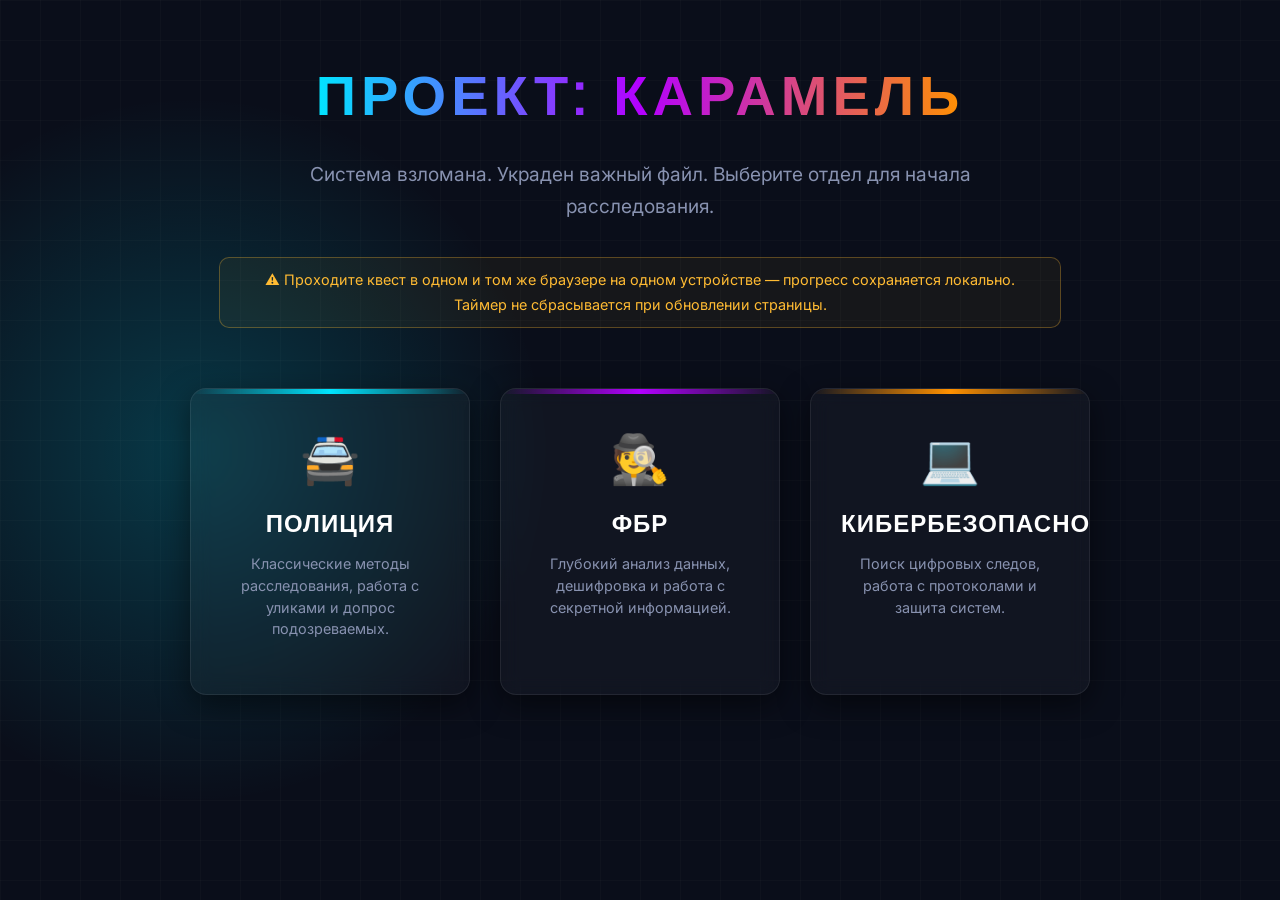
<file: index.html>
<!DOCTYPE html>
<html lang="ru">
<head>
    <meta charset="UTF-8">
    <meta name="viewport" content="width=device-width, initial-scale=1.0">
    <title>КИБЕР-КВЕСТ | ВЫБОР ОТДЕЛА</title>
    <link href="https://fonts.googleapis.com/css2?family=Orbitron:wght@500;700&family=Inter:wght@300;400;600&family=Share+Tech+Mono&display=swap" rel="stylesheet">
    <link rel="stylesheet" href="style.css">
</head>
<body>
    <h1 class="main-title">Проект: Карамель</h1>
    <p class="subtitle">Система взломана. Украден важный файл. Выберите отдел для начала расследования.</p>
    <p class="warning-note">⚠️ Проходите квест в одном и том же браузере на одном устройстве — прогресс сохраняется локально. Таймер не сбрасывается при обновлении страницы.</p>

    <div class="cards-container">
        <a href="police.html" class="card police">
            <span class="icon">🚔</span>
            <h2>ПОЛИЦИЯ</h2>
            <p>Классические методы расследования, работа с уликами и допрос подозреваемых.</p>
        </a>
        <a href="fbi.html" class="card fbi">
            <span class="icon">🕵️</span>
            <h2>ФБР</h2>
            <p>Глубокий анализ данных, дешифровка и работа с секретной информацией.</p>
        </a>
        <a href="cyber.html" class="card cyber">
            <span class="icon">💻</span>
            <h2>КИБЕРБЕЗОПАСНОСТЬ</h2>
            <p>Поиск цифровых следов, работа с протоколами и защита систем.</p>
        </a>
    </div>
</body>
</html>
</file>
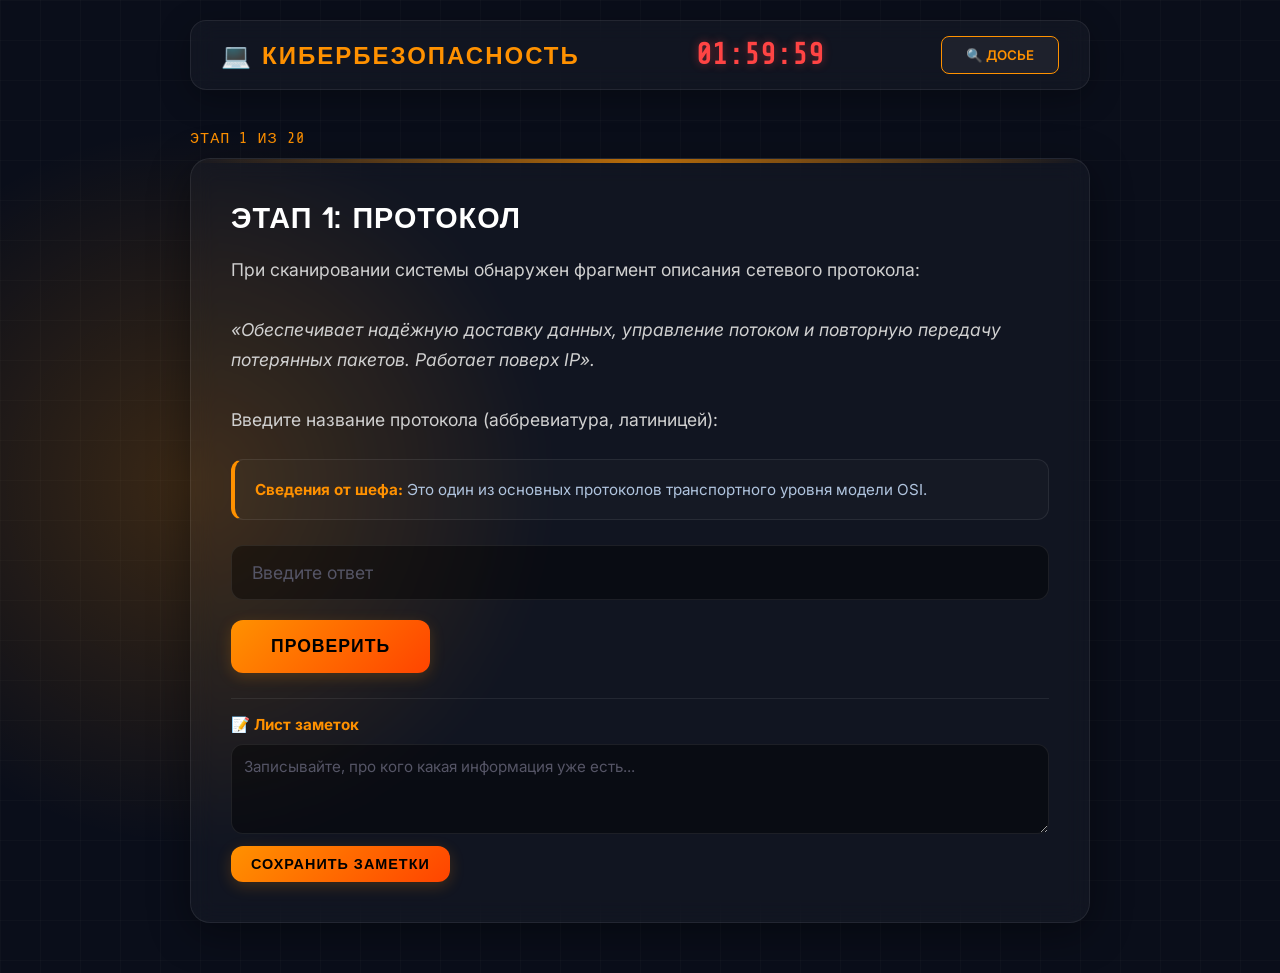
<file: cyber.html>
<!DOCTYPE html>
<html lang="ru">
<head>
    <meta charset="UTF-8">
    <meta name="viewport" content="width=device-width, initial-scale=1.0">
    <title>КИБЕРБЕЗОПАСНОСТЬ | КИБЕР-КВЕСТ</title>
    <link href="https://fonts.googleapis.com/css2?family=Orbitron:wght@500;700&family=Inter:wght@300;400;600&family=Share+Tech+Mono&display=swap" rel="stylesheet">
    <link rel="stylesheet" href="style.css">
</head>
<body class="theme-cyber">
    <div class="top-bar">
        <div class="logo">💻 <span>КИБЕРБЕЗОПАСНОСТЬ</span></div>
        <div class="timer" id="timer">02:00:00</div>
        <button class="dossier-btn" onclick="toggleDossier()">🔍 ДОСЬЕ</button>
    </div>

    <div class="modal" id="dossierModal">
        <div class="modal-content">
            <button class="close-btn" onclick="toggleDossier()">×</button>
            <h2 style="margin-top:0; font-size:1.6rem;">БАЗА ДАННЫХ ПОДОЗРЕВАЕМЫХ</h2>
            <ul class="dossier-list" id="dossierList"></ul>
        </div>
    </div>

    <div class="quest-container" id="questContainer"></div>

    <script>
        const dossierData = [
            // ВАЖНЫЕ
            { name: "Дана Сергеевна (Шеф)", img: "fingerprints/i%20(11).webp", text: "Руководитель отдела. Знает всё обо всех. Нет подтверждённого алиби — была на совещании, но никто не видел." },
            { name: "Шаврюкова Яна Александровна", img: "fingerprints/i%20(10).webp", text: "Увлекается историей и архивами. Восстановила историю школьного проекта. Алиби: искала в архиве, но архив был закрыт." },
            { name: "Глебова Виктория Сергеевна", img: "fingerprints/i%20(9).webp", text: "Специалист по восстановлению удалённых файлов. В день инцидента была у медсестры, что не соответствует алиби. Навыки позволяют скрыть следы доступа." },

            // ОСТАЛЬНЫЕ
            { name: "Багров Дмитрий Иванович", img: "fingerprints/istockphoto-1721066484-612x612.jpg", text: "Начинал как сисадмин школьного кабинета. Разрабатывал скрипты для автоматизации домашки. Завербован за нестандартное мышление. Алиби: был в столовой, но время не подтверждено." },
            { name: "Батенева Милана Сергеевна", img: "fingerprints/c07d45606c04ef8a28a1d91d86721e23.png", text: "Победитель олимпиад по математике. Решает сложные логические задачи. Решала задачи в кабинете одна. Алиби: кабинет, одна." },
            { name: "Бутырин Степан Ильич", img: "fingerprints/2604556.png", text: "Увлекается криптографией и старинными шифрами. Помог раскрыть серию взломов. Алиби: гулял в рекреации, но камеры зафиксировали в другом крыле." },
            { name: "Дробинина Анна Дмитриевна", img: "fingerprints/fingerprint-black-white_1136343-26958.avif", text: "Автор программы для выявления лжи. Алиби о столовой опровергается камерами. Часто отлучается на переменах." },
            { name: "Зайков Тимофей Денисович", img: "fingerprints/8d6066706809cf78221b45a0f0288692.png", text: "Мастер спорта по киберспорту. Ранее взломал школьную сеть ради шутки. Утверждает, что играл в телефоне, но активность в сети требует проверки." },
            { name: "Кордюкова Анастасия Евгеньевна", img: "fingerprints/istockphoto-165083431-612x612.jpg", text: "Специалист по социальной инженерии. Выведывает пароли через доверительные беседы. Алиби: болтала с другом, но личность друга не установлена." },
            { name: "Пильникова Александра Владимировна", img: "fingerprints/istockphoto-2227045613-612x612.jpg", text: "Разбирается в аппаратном обеспечении. Починила сервер учителя. Алиби: чинила принтер, но журнал событий не содержит записей о неисправностях." },
            
            // ДУБЛИ
            { name: "Соколова Мария Васильевна", img: "fingerprints/istockphoto-1721066484-612x612.jpg", text: "Увлекается рисованием и визуальными ребусами. Помогла раскрыть подделку документов. Алиби: рисовала на доске, но следов работы нет." },
            { name: "Татаринова Вера Вячеславовна", img: "fingerprints/c07d45606c04ef8a28a1d91d86721e23.png", text: "Эксперт по нейросетям. Создала ИИ-помощника для библиотеки. Алиби: генерировала картинки, но история запросов очищена." },
            
            { name: "Ценев Илья Алексеевич", img: "fingerprints/i%20(8).webp", text: "Бывший геймер, знает все читы. Предотвратил кибератаку на школу. Алиби: проверял антивирус, но логи показывают, что он не запускался." }
        ];

        const list = document.getElementById('dossierList');
        dossierData.forEach(item => {
            const li = document.createElement('li');
            li.className = 'dossier-item';
            li.innerHTML = `
                <div style="display:flex; align-items:center; margin-bottom:10px;">
                    <img src="${item.img}" alt="Отпечаток" style="width:60px; height:60px; object-fit:contain; background:#fff; border-radius:8px; margin-right:15px; padding:5px; border:1px solid var(--border-color);">
                    <span class="dossier-name" style="margin-bottom:0;">${item.name}</span>
                </div>
                <span class="dossier-text">${item.text}</span>
            `;
            list.appendChild(li);
        });

        function toggleDossier() { document.getElementById('dossierModal').classList.toggle('active'); }

        let timeLeft = 7200;
        if (localStorage.getItem('cyber_timer_v2')) timeLeft = parseInt(localStorage.getItem('cyber_timer_v2'));
        function updateTimer() {
            if (timeLeft <= 0) { document.getElementById('timer').innerText = '00:00:00'; return; }
            let h = Math.floor(timeLeft / 3600), m = Math.floor((timeLeft % 3600) / 60), s = timeLeft % 60;
            document.getElementById('timer').innerText = `${String(h).padStart(2,'0')}:${String(m).padStart(2,'0')}:${String(s).padStart(2,'0')}`;
            timeLeft--; localStorage.setItem('cyber_timer_v2', timeLeft);
        }
        setInterval(updateTimer, 1000); updateTimer();

        const stages = [
            { title:"ЭТАП 1: ПРОТОКОЛ",
              desc:"При сканировании системы обнаружен фрагмент описания сетевого протокола:<br><br><em>«Обеспечивает надёжную доставку данных, управление потоком и повторную передачу потерянных пакетов. Работает поверх IP».</em><br><br>Введите название протокола (аббревиатура, латиницей):",
              info:"Это один из основных протоколов транспортного уровня модели OSI.", answer:"tcp", hint:"TCP (Transmission Control Protocol).", type:"text" },
            { title:"ЭТАП 2: ПЕРЕКРЁСТНЫЙ КОД",
              desc:"Свяжитесь с отделом ФБР. Они получили код для доступа к части файла. Введите его:",
              info:"Код состоит из названия отдела и числа.", answer:"cyber-55", hint:"CYBER-55", type:"text" },
            { title:"ЭТАП 3: БИОМЕТРИЧЕСКАЯ ЗАЩИТА",
              desc:"Система требует текстового подтверждения от начальника отдела. Подготовьте официальное описание ситуации доступа по пунктам (кто, когда, зачем, с какого устройства), сохраните его в текстовый файл (.txt) и прикрепите:",
              info:"Подумайте, как получить официальное описание, не составляя его вручную. Принимается любой текстовый файл.", answer:"file", hint:"Сгенерируйте официальный текст описания через инструмент генерации текста и сохраните в .txt.", type:"file", accept:".txt,text/plain" },
            { title:"ЭТАП 4: ПОИСК УЛИКИ",
              desc:"Система выдала координаты: «Ищите там, где растут цветы». Найдите в кабинете записку и введите код с неё:",
              info:"Посмотрите на окна.", answer:"невашотдел", hint:"Проверьте цветочные горшки на подоконнике.", type:"text" },
            { title:"ЭТАП 5: ДВОИЧНЫЙ КОД",
              desc:"Переведите двоичный код в текст:<br><div class='terminal'>01110100 01101111 01110100 01101110 01100001 01101011 01101111 01100111 01101111 01101110 01100101 01110000 01101111 01100100 01110101 01101101 01100001 01100101 01110011 01101000</div>",
              info:"Онлайн-конвертер binary to text.", answer:"тотнакогонеподумаешь", hint:"Тот, на кого не подумаешь.", type:"text" },
            { title:"ЭТАП 6: РАСШИФРОВКА ХЕША",
              desc:"Хеш пароля: <span class='terminal' style='display:inline-block;padding:6px 10px;'>e10adc3949ba59abbe56e057f20f883e</span><br>Найдите в интернете, что это за пароль:",
              info:"Это самый популярный числовой пароль.", answer:"123456", hint:"123456", type:"text" },
            { title:"ЭТАП 7: ПОДСЧЁТ",
              desc:"Сколько человек сегодня в кабинете из всех, у кого есть описание? Введите любое число:",
              info:"Здесь нет правильного ответа — система пропустит вас при вводе любого числа.", answer:"__number__", hint:"Введите любое число.", type:"text" },
            { title:"ЭТАП 8: ЭКСПЕРТИЗА",
              desc:"Найдите в интернете, что такое «криптография», и введите ключевое слово (единственное число):<br><br><em>Важно: обратите внимание на основной экран кабинета.</em>",
              info:"Это наука о шифровании информации.", answer:"шифр", hint:"Шифр", type:"text" },
            { title:"ЭТАП 9: QR-КОД",
              desc:"На застеклённой рекреации висит QR-код. Отсканируйте его и введите секретное слово:",
              info:"Используйте телефон или онлайн-сканер.", answer:"доступтолькоуглавного", hint:"Доступ только у главного", type:"text" },
            { title:"ЭТАП 10: ЛОГИКА",
              desc:"Если P = Q, Q > R, а R > S, то кто самый маленький?",
              info:"Простая логика.", answer:"s", hint:"S", type:"text" },
            { title:"ЭТАП 11: МАТЕМАТИКА",
              desc:"Сколько будет 25% от 80?",
              info:"25% — это 25/100.", answer:"20", hint:"Двадцать", type:"text" },
            { title:"ЭТАП 12: ШИФР АТБАШ",
              desc:"Расшифруйте слово (шифр Атбаш): <strong style='font-size:1.4rem;color:var(--accent);'>СЪЯЬЪСМ</strong>",
              info:"Атбаш — зеркальный алфавит (А=Я, Б=Ю).", answer:"неагент", hint:"Не агент", type:"text" },
            { title:"ЭТАП 13: ГЕОГРАФИЯ",
              desc:"В каком году был основан город Казань?",
              info:"Это один из древнейших городов России, дата условная — 1005 год.", answer:"1005", hint:"1005", type:"text" },
            { title:"ЭТАП 14: ИСТОРИЯ",
              desc:"В каком году был изобретён первый компьютерный вирус (термин «вирус»)?",
              info:"Это связано с работой Фреда Коэна.", answer:"1983", hint:"1983", type:"text" },
            { title:"ЭТАП 15: ВНИМАНИЕ",
              desc:"Сколько раз буква «И» встречается в слове «ИНФОРМАТИКА»?",
              info:"Просто посчитайте.", answer:"2", hint:"Два", type:"text" },
            { title:"ЭТАП 16: ЛОГИКА",
              desc:"У бабушки 6 внуков. У каждого есть сестра. Сколько всего внуков?",
              info:"Сестра одна на всех.", answer:"7", hint:"Семь", type:"text" },
            { title:"ЭТАП 17: ПОИСК УЛИК",
              desc:"Ищите на двухметровом столе папку с надписью «СЕКРЕТНО». Введите код с папки:",
              info:"Код написан маркером.", answer:"данныесуперзасекречены", hint:"Данные супер засекречены", type:"text" },
            { title:"ЭТАП 18: АНАЛИЗ",
              desc:"Сравните отпечаток на флешке (она на крышке) с базой данных. Чей это отпечаток? Введите имя:",
              info:"У кого нет алиби?", answer:"вика", hint:"Вика", type:"text" },
            { title:"ЭТАП 19: СБОРКА ПАЗЛА",
              desc:"<div class='big-puzzle'>ОДНА ЧАСТЬ ПАЗЛА ПОЛУЧЕНА.<br>ВЗЛОМ ОПРАВДАН.<br>ЭТО ПОНАДОБИТСЯ ПОЗЖЕ.</div><br>Ваш фрагмент двоичного кода:<div class='terminal' style='color:#fff;font-size:1.05rem;'>00101110 00100000 01010110 01100001 01110010 01101001 01110100 01110011 00100000 01100100 01101111 00100000 01111010 01101111 01101100 01101111 01110100 01101001 01110011 01110100 01101111 01100111 01101111 00100000 01100011 01110110 01100101 01110100 01100001 00101110 00100000 01010010 01100001 01111010 01101100 01101001 01110100 01110011 01111001 00100000 01110000 01101111 00100000 01100110 01101111 01110010 01101101 01101111 01100011 01101000 01101011 01100001 01101101 00101110</div>",
              info:"Сохраните этот код. Он понадобится в финале. Введите «!!!», чтобы продолжить.", answer:"!!!", hint:"Введите три восклицательных знака: !!!", type:"text" },
            { title:"ЭТАП 20: ФИНАЛ",
              desc:"Вы собрали все улики. Кто преступник?",
              info:"Проверьте алиби ещё раз.", answer:"дана сергеевна", hint:"Дана Сергеевна", type:"text" }
        ];

        let state = { currentStage: 0, attempts: 0, notes: "" };
        if (localStorage.getItem('cyber_state_v2')) state = JSON.parse(localStorage.getItem('cyber_state_v2'));
        function saveState() { localStorage.setItem('cyber_state_v2', JSON.stringify(state)); }

        const container = document.getElementById('questContainer');

        function renderStage() {
            if (state.currentStage >= stages.length) {
                container.innerHTML = `<div class="final-block"><h2>🎉 ДЕЛО ЗАКРЫТО!</h2><p style="font-size:1.2rem;color:#fff;">Преступник — <strong>Дана Сергеевна</strong>. Мотив: приготовить карамель для детей. Заберите рецепт и Chupa Chups!</p></div>`;
                return;
            }
            const s = stages[state.currentStage];
            let inputHtml = '';
            if (s.type === 'file') {
                inputHtml = `<input type="file" id="fileInput" accept="${s.accept||''}"><button class="btn" onclick="checkAnswer()">ОТПРАВИТЬ</button>`;
            } else {
                inputHtml = `<input type="text" id="textInput" placeholder="Введите ответ"><button class="btn" onclick="checkAnswer()">ПРОВЕРИТЬ</button>`;
            }
            container.innerHTML = `
                <div class="progress-bar">ЭТАП ${state.currentStage + 1} ИЗ ${stages.length}</div>
                <div class="stage">
                    <h2>${s.title}</h2>
                    <p>${s.desc}</p>
                    <div class="info-block"><strong>Сведения от шефа:</strong> ${s.info}</div>
                    ${inputHtml}
                    <p class="msg" id="errorMsg"></p>
                    <p class="hint" id="hintMsg"></p>
                    <div id="passBlock" class="hidden" style="margin-top:20px;border-top:1px solid var(--border-color);padding-top:20px;">
                        <p style="color:#ffbb33;font-size:0.9rem;">Требуется пароль от шефа (родительский контроль):</p>
                        <input type="password" id="passInput" placeholder="Пароль шефа">
                        <button class="btn btn-warning" onclick="checkPass()">ВВЕСТИ ПАРОЛЬ</button>
                        <p class="msg" id="passMsg"></p>
                        <div id="answerBlock" class="hidden" style="margin-top:15px;">
                            <p style="color:#00ff00;font-weight:bold;">Правильный ответ: ${s.answer === '__number__' ? 'любое число' : s.answer}</p>
                            <button class="btn" onclick="nextStage()">ПРОДОЛЖИТЬ</button>
                        </div>
                    </div>
                    <div style="margin-top:25px;border-top:1px solid var(--border-color);padding-top:15px;">
                        <strong style="color:var(--accent);font-size:0.95rem;">📝 Лист заметок</strong>
                        <textarea class="notes-area" id="notesArea" placeholder="Записывайте, про кого какая информация уже есть...">${state.notes||''}</textarea>
                        <button class="btn" style="padding:10px 20px;font-size:0.9rem;margin-top:8px;" onclick="saveNotes()">СОХРАНИТЬ ЗАМЕТКИ</button>
                    </div>
                </div>`;
            if (state.attempts >= 10) {
                document.getElementById('passBlock').classList.remove('hidden');
                document.getElementById('errorMsg').innerText = "Лимит попыток исчерпан.";
            } else if (state.attempts >= 6) {
                document.getElementById('hintMsg').innerText = "Подсказка: " + s.hint;
            }
        }

        function saveNotes() {
            const el = document.getElementById('notesArea');
            if (el) { state.notes = el.value; saveState(); }
        }

        function checkAnswer() {
            const s = stages[state.currentStage];
            let val = '';
            if (s.type === 'file') {
                const f = document.getElementById('fileInput');
                if (f.files.length > 0) val = 'file';
            } else {
                const el = document.getElementById('textInput');
                val = (el.value || '').trim().toLowerCase().replace(/\s+/g,' ');
            }
            let ok = false;
            if (s.answer === '__number__') {
                ok = val.length > 0 && !isNaN(val);
            } else if (s.type === 'file') {
                ok = (s.answer === 'file' && val === 'file');
            } else {
                ok = (val === s.answer.toLowerCase());
            }
            if (ok) {
                saveNotes();
                nextStage();
            } else {
                state.attempts++; saveState();
                const errorMsg = document.getElementById('errorMsg');
                const hintMsg = document.getElementById('hintMsg');
                const passBlock = document.getElementById('passBlock');
                if (state.attempts >= 10) {
                    errorMsg.innerText = "Лимит попыток исчерпан.";
                    passBlock.classList.remove('hidden');
                } else if (state.attempts >= 6) {
                    errorMsg.innerText = "Неверно.";
                    hintMsg.innerText = "Подсказка: " + s.hint;
                } else {
                    errorMsg.innerText = "Неверно! Попробуйте ещё раз.";
                }
            }
        }

        function checkPass() {
            const pass = document.getElementById('passInput').value.trim();
            if (pass === '1357') {
                document.getElementById('passMsg').innerText = "";
                document.getElementById('answerBlock').classList.remove('hidden');
                document.getElementById('passBlock').classList.add('hidden');
            } else {
                document.getElementById('passMsg').innerText = "Доступ запрещён. Неверный пароль.";
            }
        }

        function nextStage() {
            state.currentStage++;
            state.attempts = 0;
            saveState();
            renderStage();
        }

        renderStage();
    </script>
</body>
</html>
</file>
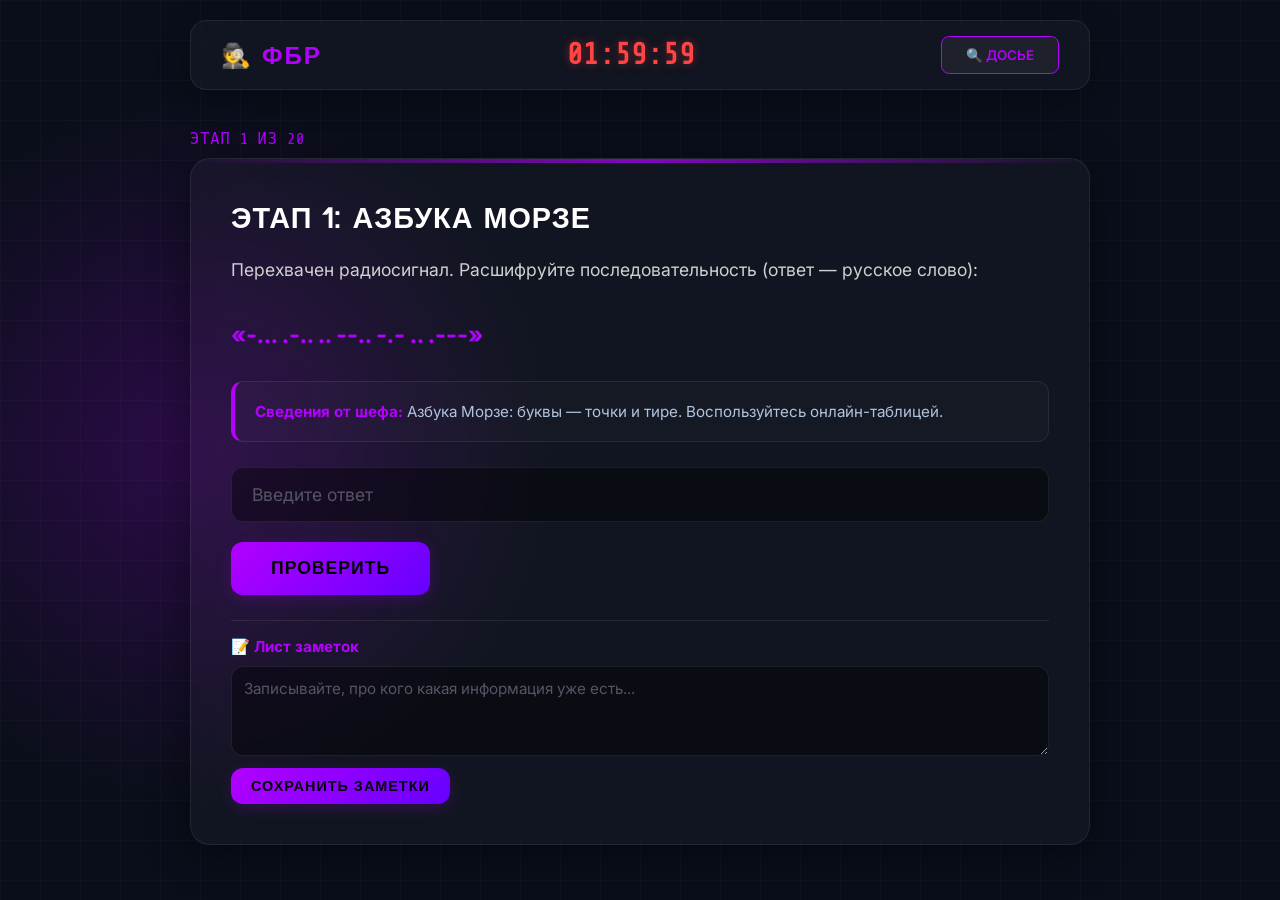
<file: fbi.html>
<!DOCTYPE html>
<html lang="ru">
<head>
    <meta charset="UTF-8">
    <meta name="viewport" content="width=device-width, initial-scale=1.0">
    <title>ФБР | КИБЕР-КВЕСТ</title>
    <link href="https://fonts.googleapis.com/css2?family=Orbitron:wght@500;700&family=Inter:wght@300;400;600&family=Share+Tech+Mono&display=swap" rel="stylesheet">
    <link rel="stylesheet" href="style.css">
</head>
<body class="theme-fbi">
    <div class="top-bar">
        <div class="logo">🕵️ <span>ФБР</span></div>
        <div class="timer" id="timer">02:00:00</div>
        <button class="dossier-btn" onclick="toggleDossier()">🔍 ДОСЬЕ</button>
    </div>

    <div class="modal" id="dossierModal">
        <div class="modal-content">
            <button class="close-btn" onclick="toggleDossier()">×</button>
            <h2 style="margin-top:0; font-size:1.6rem;">БАЗА ДАННЫХ ПОДОЗРЕВАЕМЫХ</h2>
            <ul class="dossier-list" id="dossierList"></ul>
        </div>
    </div>

    <div class="quest-container" id="questContainer"></div>

    <script>
        const dossierData = [
            // ВАЖНЫЕ
            { name: "Дана Сергеевна (Шеф)", img: "fingerprints/i%20(11).webp", text: "Руководитель отдела. Знает всё обо всех. Нет подтверждённого алиби — была на совещании, но никто не видел." },
            { name: "Шаврюкова Яна Александровна", img: "fingerprints/i%20(10).webp", text: "Увлекается историей и архивами. Восстановила историю школьного проекта. Алиби: искала в архиве, но архив был закрыт." },
            { name: "Глебова Виктория Сергеевна", img: "fingerprints/i%20(9).webp", text: "Специалист по восстановлению удалённых файлов. В день инцидента была у медсестры, что не соответствует алиби. Навыки позволяют скрыть следы доступа." },

            // ОСТАЛЬНЫЕ
            { name: "Багров Дмитрий Иванович", img: "fingerprints/istockphoto-1721066484-612x612.jpg", text: "Начинал как сисадмин школьного кабинета. Разрабатывал скрипты для автоматизации домашки. Завербован за нестандартное мышление. Алиби: был в столовой, но время не подтверждено." },
            { name: "Батенева Милана Сергеевна", img: "fingerprints/c07d45606c04ef8a28a1d91d86721e23.png", text: "Победитель олимпиад по математике. Решает сложные логические задачи. Решала задачи в кабинете одна. Алиби: кабинет, одна." },
            { name: "Бутырин Степан Ильич", img: "fingerprints/2604556.png", text: "Увлекается криптографией и старинными шифрами. Помог раскрыть серию взломов. Алиби: гулял в рекреации, но камеры зафиксировали в другом крыле." },
            { name: "Дробинина Анна Дмитриевна", img: "fingerprints/fingerprint-black-white_1136343-26958.avif", text: "Автор программы для выявления лжи. Алиби о столовой опровергается камерами. Часто отлучается на переменах." },
            { name: "Зайков Тимофей Денисович", img: "fingerprints/8d6066706809cf78221b45a0f0288692.png", text: "Мастер спорта по киберспорту. Ранее взломал школьную сеть ради шутки. Утверждает, что играл в телефоне, но активность в сети требует проверки." },
            { name: "Кордюкова Анастасия Евгеньевна", img: "fingerprints/istockphoto-165083431-612x612.jpg", text: "Специалист по социальной инженерии. Выведывает пароли через доверительные беседы. Алиби: болтала с другом, но личность друга не установлена." },
            { name: "Пильникова Александра Владимировна", img: "fingerprints/istockphoto-2227045613-612x612.jpg", text: "Разбирается в аппаратном обеспечении. Починила сервер учителя. Алиби: чинила принтер, но журнал событий не содержит записей о неисправностях." },
            
            // ДУБЛИ
            { name: "Соколова Мария Васильевна", img: "fingerprints/istockphoto-1721066484-612x612.jpg", text: "Увлекается рисованием и визуальными ребусами. Помогла раскрыть подделку документов. Алиби: рисовала на доске, но следов работы нет." },
            { name: "Татаринова Вера Вячеславовна", img: "fingerprints/c07d45606c04ef8a28a1d91d86721e23.png", text: "Эксперт по нейросетям. Создала ИИ-помощника для библиотеки. Алиби: генерировала картинки, но история запросов очищена." },
            
            { name: "Ценев Илья Алексеевич", img: "fingerprints/i%20(8).webp", text: "Бывший геймер, знает все читы. Предотвратил кибератаку на школу. Алиби: проверял антивирус, но логи показывают, что он не запускался." }
        ];

        const list = document.getElementById('dossierList');
        dossierData.forEach(item => {
            const li = document.createElement('li');
            li.className = 'dossier-item';
            li.innerHTML = `
                <div style="display:flex; align-items:center; margin-bottom:10px;">
                    <img src="${item.img}" alt="Отпечаток" style="width:60px; height:60px; object-fit:contain; background:#fff; border-radius:8px; margin-right:15px; padding:5px; border:1px solid var(--border-color);">
                    <span class="dossier-name" style="margin-bottom:0;">${item.name}</span>
                </div>
                <span class="dossier-text">${item.text}</span>
            `;
            list.appendChild(li);
        });

        function toggleDossier() { document.getElementById('dossierModal').classList.toggle('active'); }

        let timeLeft = 7200;
        if (localStorage.getItem('fbi_timer_v2')) timeLeft = parseInt(localStorage.getItem('fbi_timer_v2'));
        function updateTimer() {
            if (timeLeft <= 0) { document.getElementById('timer').innerText = '00:00:00'; return; }
            let h = Math.floor(timeLeft / 3600), m = Math.floor((timeLeft % 3600) / 60), s = timeLeft % 60;
            document.getElementById('timer').innerText = `${String(h).padStart(2,'0')}:${String(m).padStart(2,'0')}:${String(s).padStart(2,'0')}`;
            timeLeft--; localStorage.setItem('fbi_timer_v2', timeLeft);
        }
        setInterval(updateTimer, 1000); updateTimer();

        const stages = [
            { title:"ЭТАП 1: АЗБУКА МОРЗЕ",
              desc:"Перехвачен радиосигнал. Расшифруйте последовательность (ответ — русское слово):<br><br><strong style='font-size:1.5rem;color:var(--accent);'>«-... .-.. .. --.. -.- .. .---»</strong>",
              info:"Азбука Морзе: буквы — точки и тире. Воспользуйтесь онлайн-таблицей.", answer:"близкий", hint:"Найдите таблицу Морзе и расшифруйте по буквам.", type:"text" },
            { title:"ЭТАП 2: ПЕРЕКРЁСТНЫЙ КОД",
              desc:"Свяжитесь с отделом Полиции. Они получили код для доступа к части файла. Введите его:",
              info:"Код состоит из названия отдела и года.", answer:"fbi-2026", hint:"FBI-2026", type:"text" },
            { title:"ЭТАП 3: БИОМЕТРИЧЕСКАЯ ЗАЩИТА",
              desc:"Система требует голосового подтверждения от начальника отдела. Подтвердите личность — прикрепите аудиофайл с голосовым подтверждением.",
              info:"Подумайте, как получить голос начальника, не имея его записи. Подойдёт любой файл-подтверждение.", answer:"file", hint:"Используйте инструмент синтеза речи.", type:"file", accept:"audio/*" },
            { title:"ЭТАП 4: ПОИСК УЛИКИ",
              desc:"Система выдала координаты: «Ищите там, где растут цветы». Найдите в кабинете записку и введите код с неё:",
              info:"Посмотрите на окна.", answer:"невашотдел", hint:"Проверьте цветочные горшки на подоконнике.", type:"text" },
            { title:"ЭТАП 5: ДВОИЧНЫЙ КОД",
              desc:"Переведите двоичный код в текст:<br><div class='terminal'>01110000 01110010 01100101 01110011 01110100 01110101 01110000 01101110 01101001 01101011 01110011 01101111 01110110 01110011 01100101 01101101 01100010 01101100 01101001 01111010 01101011 01101111</div>",
              info:"Онлайн-конвертер binary to text.", answer:"преступниксовсемблизко", hint:"Преступник совсем близко.", type:"text" },
            { title:"ЭТАП 6: РАСШИФРОВКА ХЕША",
              desc:"Хеш пароля: <span class='terminal' style='display:inline-block;padding:6px 10px;'>21232f297a57a5a743894a0e4a801fc3</span><br>Найдите в интернете, что это за пароль:",
              info:"Один из самых популярных паролей-логинов.", answer:"admin", hint:"Admin", type:"text" },
            { title:"ЭТАП 7: АНАЛИЗ ДОСЬЕ",
              desc:"Изучите досье. У скольких человек ЕСТЬ подтверждённое алиби? Введите число:",
              info:"Совещание — не алиби, если никто не видел. Считайте внимательно.", answer:"0", hint:"Ни у кого нет подтверждённого алиби.", type:"text" },
            { title:"ЭТАП 8: ЭКСПЕРТИЗА",
              desc:"Найдите в интернете, что такое «баллистическая экспертиза», и введите ключевое слово (единственное число):<br><br><em>Важно: обратите внимание на основной экран кабинета.</em>",
              info:"Это наука о движении снарядов.", answer:"пуля", hint:"Пуля", type:"text" },
            { title:"ЭТАП 9: QR-КОД",
              desc:"На белой доске висит QR-код. Отсканируйте его и введите секретное слово:",
              info:"Используйте телефон или онлайн-сканер.", answer:"преступница", hint:"Преступница", type:"text" },
            { title:"ЭТАП 10: ЛОГИКА",
              desc:"Если X < Y, Y < Z, а Z < W, то кто самый большой?",
              info:"Простая логика.", answer:"w", hint:"W", type:"text" },
            { title:"ЭТАП 11: МАТЕМАТИКА",
              desc:"Сколько будет 20% от 150?",
              info:"20% — это 20/100.", answer:"30", hint:"Тридцать", type:"text" },
            { title:"ЭТАП 12: ШИФР АТБАШ",
              desc:"Расшифруйте слово (шифр Атбаш): <strong style='font-size:1.4rem;color:var(--accent);'>ФМРПОЪНМЛПСЦФ</strong>",
              info:"Атбаш — зеркальный алфавит (А=Я, Б=Ю).", answer:"ктопреступник", hint:"Кто преступник", type:"text" },
            { title:"ЭТАП 13: ГЕОГРАФИЯ",
              desc:"В каком году был основан город Москва?",
              info:"Это было при Юрии Долгоруком.", answer:"1147", hint:"1147", type:"text" },
            { title:"ЭТАП 14: ИСТОРИЯ",
              desc:"В каком году распался СССР?",
              info:"Это произошло в декабре.", answer:"1991", hint:"1991", type:"text" },
            { title:"ЭТАП 15: ВНИМАНИЕ",
              desc:"Сколько раз буква «А» встречается в слове «БАРАБАН»?",
              info:"Просто посчитайте.", answer:"3", hint:"Три", type:"text" },
            { title:"ЭТАП 16: ЛОГИКА",
              desc:"У матери 4 дочери. У каждой есть брат. Сколько всего детей?",
              info:"Брат один на всех.", answer:"5", hint:"Пять", type:"text" },
            { title:"ЭТАП 17: ПОИСК УЛИК",
              desc:"Ищите под оранжевой партой папку с надписью «СЕКРЕТНО». Введите код с папки:",
              info:"Код написан маркером.", answer:"оченьважныезаписишефа", hint:"Очень важные записи шефа", type:"text" },
            { title:"ЭТАП 18: АНАЛИЗ",
              desc:"Сравните отпечаток на флешке (она внизу) с базой данных. Чей это отпечаток? Введите имя:",
              info:"У кого нет алиби?", answer:"яна", hint:"Яна", type:"text" },
            { title:"ЭТАП 19: СБОРКА ПАЗЛА",
              desc:"<div class='big-puzzle'>ОДНА ЧАСТЬ ПАЗЛА ПОЛУЧЕНА.<br>ВЗЛОМ ОПРАВДАН.<br>ЭТО ПОНАДОБИТСЯ ПОЗЖЕ.</div><br>Ваш фрагмент двоичного кода:<div class='terminal' style='color:#fff;font-size:1.05rem;'>00101100 00100000 00110001 00110000 00110000 00100000 01100111 00100000 01101101 01100001 01110011 01101100 01100001 00101100 00100000 00110010 00100000 01110011 01110100 00101110 00100000 01101100 00101110 00100000 01110110 01101111 01100100 01111001</div>",
              info:"Сохраните этот код. Он понадобится в финале. Введите «!!!», чтобы продолжить.", answer:"!!!", hint:"Введите три восклицательных знака: !!!", type:"text" },
            { title:"ЭТАП 20: ФИНАЛ",
              desc:"Вы собрали все улики. Кто преступник?",
              info:"Проверьте алиби ещё раз.", answer:"дана сергеевна", hint:"Дана Сергеевна", type:"text" }
        ];

        let state = { currentStage: 0, attempts: 0, notes: "" };
        if (localStorage.getItem('fbi_state_v2')) state = JSON.parse(localStorage.getItem('fbi_state_v2'));
        function saveState() { localStorage.setItem('fbi_state_v2', JSON.stringify(state)); }

        const container = document.getElementById('questContainer');

        function renderStage() {
            if (state.currentStage >= stages.length) {
                container.innerHTML = `<div class="final-block"><h2>🎉 ДЕЛО ЗАКРЫТО!</h2><p style="font-size:1.2rem;color:#fff;">Преступник — <strong>Дана Сергеевна</strong>. Мотив: приготовить карамель для детей. Заберите рецепт и Chupa Chups!</p></div>`;
                return;
            }
            const s = stages[state.currentStage];
            let inputHtml = '';
            if (s.type === 'file') {
                inputHtml = `<input type="file" id="fileInput" accept="${s.accept||''}"><button class="btn" onclick="checkAnswer()">ОТПРАВИТЬ</button>`;
            } else {
                inputHtml = `<input type="text" id="textInput" placeholder="Введите ответ"><button class="btn" onclick="checkAnswer()">ПРОВЕРИТЬ</button>`;
            }
            container.innerHTML = `
                <div class="progress-bar">ЭТАП ${state.currentStage + 1} ИЗ ${stages.length}</div>
                <div class="stage">
                    <h2>${s.title}</h2>
                    <p>${s.desc}</p>
                    <div class="info-block"><strong>Сведения от шефа:</strong> ${s.info}</div>
                    ${inputHtml}
                    <p class="msg" id="errorMsg"></p>
                    <p class="hint" id="hintMsg"></p>
                    <div id="passBlock" class="hidden" style="margin-top:20px;border-top:1px solid var(--border-color);padding-top:20px;">
                        <p style="color:#ffbb33;font-size:0.9rem;">Требуется пароль от шефа (родительский контроль):</p>
                        <input type="password" id="passInput" placeholder="Пароль шефа">
                        <button class="btn btn-warning" onclick="checkPass()">ВВЕСТИ ПАРОЛЬ</button>
                        <p class="msg" id="passMsg"></p>
                        <div id="answerBlock" class="hidden" style="margin-top:15px;">
                            <p style="color:#00ff00;font-weight:bold;">Правильный ответ: ${s.answer === '__number__' ? 'любое число' : s.answer}</p>
                            <button class="btn" onclick="nextStage()">ПРОДОЛЖИТЬ</button>
                        </div>
                    </div>
                    <div style="margin-top:25px;border-top:1px solid var(--border-color);padding-top:15px;">
                        <strong style="color:var(--accent);font-size:0.95rem;">📝 Лист заметок</strong>
                        <textarea class="notes-area" id="notesArea" placeholder="Записывайте, про кого какая информация уже есть...">${state.notes||''}</textarea>
                        <button class="btn" style="padding:10px 20px;font-size:0.9rem;margin-top:8px;" onclick="saveNotes()">СОХРАНИТЬ ЗАМЕТКИ</button>
                    </div>
                </div>`;
            if (state.attempts >= 10) {
                document.getElementById('passBlock').classList.remove('hidden');
                document.getElementById('errorMsg').innerText = "Лимит попыток исчерпан.";
            } else if (state.attempts >= 6) {
                document.getElementById('hintMsg').innerText = "Подсказка: " + s.hint;
            }
        }

        function saveNotes() {
            const el = document.getElementById('notesArea');
            if (el) { state.notes = el.value; saveState(); }
        }

        function checkAnswer() {
            const s = stages[state.currentStage];
            let val = '';
            if (s.type === 'file') {
                const f = document.getElementById('fileInput');
                if (f.files.length > 0) val = 'file';
            } else {
                const el = document.getElementById('textInput');
                val = (el.value || '').trim().toLowerCase().replace(/\s+/g,' ');
            }
            let ok = false;
            if (s.answer === '__number__') {
                ok = val.length > 0 && !isNaN(val);
            } else if (s.type === 'file') {
                ok = (s.answer === 'file' && val === 'file');
            } else {
                ok = (val === s.answer.toLowerCase());
            }
            if (ok) {
                saveNotes();
                nextStage();
            } else {
                state.attempts++; saveState();
                const errorMsg = document.getElementById('errorMsg');
                const hintMsg = document.getElementById('hintMsg');
                const passBlock = document.getElementById('passBlock');
                if (state.attempts >= 10) {
                    errorMsg.innerText = "Лимит попыток исчерпан.";
                    passBlock.classList.remove('hidden');
                } else if (state.attempts >= 6) {
                    errorMsg.innerText = "Неверно.";
                    hintMsg.innerText = "Подсказка: " + s.hint;
                } else {
                    errorMsg.innerText = "Неверно! Попробуйте ещё раз.";
                }
            }
        }

        function checkPass() {
            const pass = document.getElementById('passInput').value.trim();
            if (pass === '1357') {
                document.getElementById('passMsg').innerText = "";
                document.getElementById('answerBlock').classList.remove('hidden');
                document.getElementById('passBlock').classList.add('hidden');
            } else {
                document.getElementById('passMsg').innerText = "Доступ запрещён. Неверный пароль.";
            }
        }

        function nextStage() {
            state.currentStage++;
            state.attempts = 0;
            saveState();
            renderStage();
        }

        renderStage();
    </script>
</body>
</html>
</file>
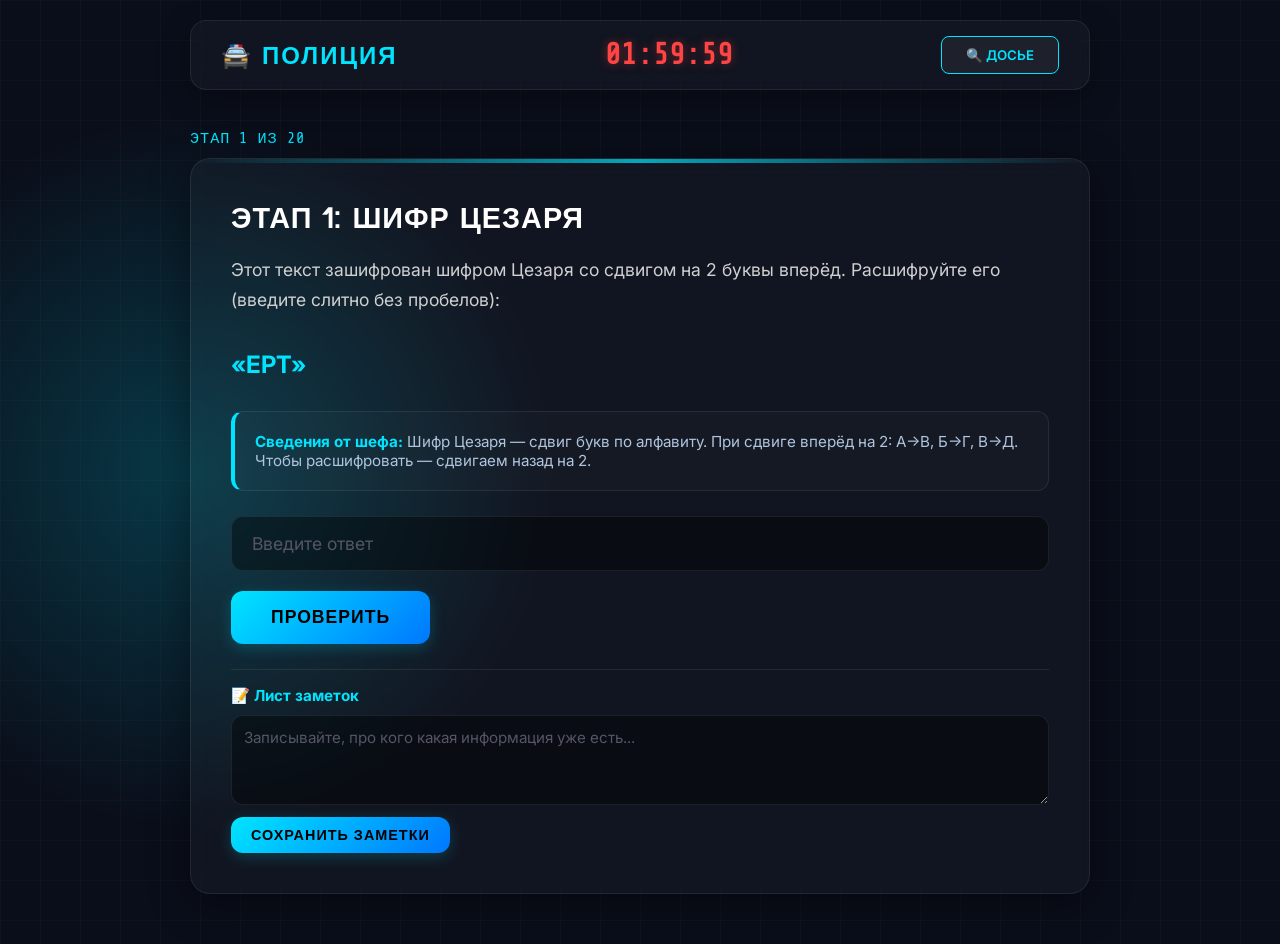
<file: police.html>
<!DOCTYPE html>
<html lang="ru">
<head>
    <meta charset="UTF-8">
    <meta name="viewport" content="width=device-width, initial-scale=1.0">
    <title>ПОЛИЦИЯ | КИБЕР-КВЕСТ</title>
    <link href="https://fonts.googleapis.com/css2?family=Orbitron:wght@500;700&family=Inter:wght@300;400;600&family=Share+Tech+Mono&display=swap" rel="stylesheet">
    <link rel="stylesheet" href="style.css">
</head>
<body>
    <div class="top-bar">
        <div class="logo">🚔 <span>ПОЛИЦИЯ</span></div>
        <div class="timer" id="timer">02:00:00</div>
        <button class="dossier-btn" onclick="toggleDossier()">🔍 ДОСЬЕ</button>
    </div>

    <div class="modal" id="dossierModal">
        <div class="modal-content">
            <button class="close-btn" onclick="toggleDossier()">×</button>
            <h2 style="margin-top:0; font-size:1.6rem;">БАЗА ДАННЫХ ПОДОЗРЕВАЕМЫХ</h2>
            <ul class="dossier-list" id="dossierList"></ul>
        </div>
    </div>

    <div class="quest-container" id="questContainer"></div>

    <script>
        const dossierData = [
            // ВАЖНЫЕ
            { name: "Дана Сергеевна (Шеф)", img: "fingerprints/i%20(11).webp", text: "Руководитель отдела. Знает всё обо всех. Нет подтверждённого алиби — была на совещании, но никто не видел." },
            { name: "Шаврюкова Яна Александровна", img: "fingerprints/i%20(10).webp", text: "Увлекается историей и архивами. Восстановила историю школьного проекта. Алиби: искала в архиве, но архив был закрыт." },
            { name: "Глебова Виктория Сергеевна", img: "fingerprints/i%20(9).webp", text: "Специалист по восстановлению удалённых файлов. В день инцидента была у медсестры, что не соответствует алиби. Навыки позволяют скрыть следы доступа." },

            // ОСТАЛЬНЫЕ
            { name: "Багров Дмитрий Иванович", img: "fingerprints/istockphoto-1721066484-612x612.jpg", text: "Начинал как сисадмин школьного кабинета. Разрабатывал скрипты для автоматизации домашки. Завербован за нестандартное мышление. Алиби: был в столовой, но время не подтверждено." },
            { name: "Батенева Милана Сергеевна", img: "fingerprints/c07d45606c04ef8a28a1d91d86721e23.png", text: "Победитель олимпиад по математике. Решает сложные логические задачи. Решала задачи в кабинете одна. Алиби: кабинет, одна." },
            { name: "Бутырин Степан Ильич", img: "fingerprints/2604556.png", text: "Увлекается криптографией и старинными шифрами. Помог раскрыть серию взломов. Алиби: гулял в рекреации, но камеры зафиксировали в другом крыле." },
            { name: "Дробинина Анна Дмитриевна", img: "fingerprints/fingerprint-black-white_1136343-26958.avif", text: "Автор программы для выявления лжи. Алиби о столовой опровергается камерами. Часто отлучается на переменах." },
            { name: "Зайков Тимофей Денисович", img: "fingerprints/8d6066706809cf78221b45a0f0288692.png", text: "Мастер спорта по киберспорту. Ранее взломал школьную сеть ради шутки. Утверждает, что играл в телефоне, но активность в сети требует проверки." },
            { name: "Кордюкова Анастасия Евгеньевна", img: "fingerprints/istockphoto-165083431-612x612.jpg", text: "Специалист по социальной инженерии. Выведывает пароли через доверительные беседы. Алиби: болтала с другом, но личность друга не установлена." },
            { name: "Пильникова Александра Владимировна", img: "fingerprints/istockphoto-2227045613-612x612.jpg", text: "Разбирается в аппаратном обеспечении. Починила сервер учителя. Алиби: чинила принтер, но журнал событий не содержит записей о неисправностях." },
            
            // ДУБЛИ
            { name: "Соколова Мария Васильевна", img: "fingerprints/istockphoto-1721066484-612x612.jpg", text: "Увлекается рисованием и визуальными ребусами. Помогла раскрыть подделку документов. Алиби: рисовала на доске, но следов работы нет." },
            { name: "Татаринова Вера Вячеславовна", img: "fingerprints/c07d45606c04ef8a28a1d91d86721e23.png", text: "Эксперт по нейросетям. Создала ИИ-помощника для библиотеки. Алиби: генерировала картинки, но история запросов очищена." },
            
            { name: "Ценев Илья Алексеевич", img: "fingerprints/i%20(8).webp", text: "Бывший геймер, знает все читы. Предотвратил кибератаку на школу. Алиби: проверял антивирус, но логи показывают, что он не запускался." }
        ];

        const list = document.getElementById('dossierList');
        dossierData.forEach(item => {
            const li = document.createElement('li');
            li.className = 'dossier-item';
            li.innerHTML = `
                <div style="display:flex; align-items:center; margin-bottom:10px;">
                    <img src="${item.img}" alt="Отпечаток" style="width:60px; height:60px; object-fit:contain; background:#fff; border-radius:8px; margin-right:15px; padding:5px; border:1px solid var(--border-color);">
                    <span class="dossier-name" style="margin-bottom:0;">${item.name}</span>
                </div>
                <span class="dossier-text">${item.text}</span>
            `;
            list.appendChild(li);
        });

        function toggleDossier() { document.getElementById('dossierModal').classList.toggle('active'); }

        let timeLeft = 7200;
        if (localStorage.getItem('police_timer_v2')) timeLeft = parseInt(localStorage.getItem('police_timer_v2'));
        function updateTimer() {
            if (timeLeft <= 0) { document.getElementById('timer').innerText = '00:00:00'; return; }
            let h = Math.floor(timeLeft / 3600), m = Math.floor((timeLeft % 3600) / 60), s = timeLeft % 60;
            document.getElementById('timer').innerText = `${String(h).padStart(2,'0')}:${String(m).padStart(2,'0')}:${String(s).padStart(2,'0')}`;
            timeLeft--; localStorage.setItem('police_timer_v2', timeLeft);
        }
        setInterval(updateTimer, 1000); updateTimer();

        const stages = [
            { title:"ЭТАП 1: ШИФР ЦЕЗАРЯ",
              desc:"Этот текст зашифрован шифром Цезаря со сдвигом на 2 буквы вперёд. Расшифруйте его (введите слитно без пробелов):<br><br><strong style='font-size:1.5rem;color:var(--accent);'>«ЕРТ»</strong>",
              info:"Шифр Цезаря — сдвиг букв по алфавиту. При сдвиге вперёд на 2: А→В, Б→Г, В→Д. Чтобы расшифровать — сдвигаем назад на 2.",
              answer:"вор", hint:"Сдвиньте каждую букву на 2 позиции НАЗАД (Е→В, Р→О, Т→Р).", type:"text" },
            { title:"ЭТАП 2: ПЕРЕКРЁСТНЫЙ КОД",
              desc:"Свяжитесь с отделом ФБР. Они получили код для доступа к части файла. Введите его:",
              info:"Код состоит из названия отдела и года.", answer:"fbi-2026", hint:"FBI-2026", type:"text" },
            { title:"ЭТАП 3: БИОМЕТРИЧЕСКАЯ ЗАЩИТА",
              desc:"Система не пропускает дальше. Требуется подтверждение, что доступ запрашивает начальник отдела. Подтвердите личность — прикрепите видео, где начальник машет рукой.",
              info:"У вас на компьютере есть папка с фотографиями сотрудников. Подумайте, как получить видео из фото. Подойдёт любой файл-подтверждение.",
              answer:"file", hint:"Используйте инструмент, который «оживляет» фото.", type:"file", accept:"video/*" },
            { title:"ЭТАП 4: ПОИСК УЛИКИ",
              desc:"Система выдала координаты: «Ищите там, где растут цветы». Найдите в кабинете записку и введите код с неё:",
              info:"Посмотрите на окна.", answer:"невашотдел", hint:"Проверьте цветочные горшки на подоконнике.", type:"text" },
            { title:"ЭТАП 5: ДВОИЧНЫЙ КОД",
              desc:"Переведите двоичный код в текст:<br><div class='terminal'>01110000 01110010 01100101 01110011 01110100 01110101 01110000 01101110 01101001 01101011 01110010 01111001 01100001 01100100 01101111 01101101</div>",
              info:"Воспользуйтесь онлайн-конвертером binary to text.", answer:"преступникрядом", hint:"Преступник рядом (латиницей при переводе, ответ по-русски).", type:"text" },
            { title:"ЭТАП 6: РАСШИФРОВКА ХЕША",
              desc:"Перед вами хеш пароля: <span class='terminal' style='display:inline-block;padding:6px 10px;'>5f4dcc3b5aa765d61d8327deb882cf99</span><br>Найдите в интернете, что это за пароль:",
              info:"Это самый популярный пароль в мире.", answer:"password", hint:"Password", type:"text" },
            { title:"ЭТАП 7: АНАЛИЗ ДОСЬЕ",
              desc:"Изучите досье (кнопка сверху). У скольких человек НЕТ подтверждённого алиби? Введите число:",
              info:"Совещание — не алиби, если никто не видел. Считайте внимательно.", answer:"13", hint:"Посчитайте всех, чьё алиби не подтверждено.", type:"text" },
            { title:"ЭТАП 8: ЭКСПЕРТИЗА",
              desc:"Найдите в интернете, что такое «дактилоскопия», и введите ключевое слово (единственное число):<br><br><em>Важно: обратите внимание на основной экран кабинета.</em>",
              info:"Это наука об отпечатках пальцев.", answer:"отпечаток", hint:"Отпечаток", type:"text" },
            { title:"ЭТАП 9: QR-КОД",
              desc:"На столе шефа лежит QR-код. Отсканируйте его и введите секретное слово:",
              info:"Используйте телефон или онлайн-сканер.", answer:"виновна", hint:"Виновна", type:"text" },
            { title:"ЭТАП 10: ЛОГИКА",
              desc:"Если A > B, B > C, а C > D, то кто самый маленький?",
              info:"Простая математика.", answer:"d", hint:"D", type:"text" },
            { title:"ЭТАП 11: МАТЕМАТИКА",
              desc:"Сколько будет 15% от 200?",
              info:"15% — это 15/100.", answer:"30", hint:"Тридцать", type:"text" },
            { title:"ЭТАП 12: ШИФР АТБАШ",
              desc:"Расшифруйте слово (шифр Атбаш): <strong style='font-size:1.4rem;color:var(--accent);'>ЭРЧТРШСРЬУЯЭСДХ</strong>",
              info:"Атбаш — зеркальный алфавит (А=Я, Б=Ю, В=Э).", answer:"возможноглавный", hint:"Возможно главный", type:"text" },
            { title:"ЭТАП 13: ГЕОГРАФИЯ",
              desc:"В каком году был основан город Санкт-Петербург?",
              info:"Это было при Петре I.", answer:"1703", hint:"1703", type:"text" },
            { title:"ЭТАП 14: ИСТОРИЯ",
              desc:"В каком году человек впервые полетел в космос?",
              info:"Это сделал Юрий Гагарин.", answer:"1961", hint:"1961", type:"text" },
            { title:"ЭТАП 15: ВНИМАНИЕ",
              desc:"Сколько раз буква «О» встречается в слове «МОЛОКО»?",
              info:"Просто посчитайте.", answer:"3", hint:"Три", type:"text" },
            { title:"ЭТАП 16: ЛОГИКА",
              desc:"У отца 5 сыновей. У каждого есть сестра. Сколько всего детей?",
              info:"Сестра одна на всех.", answer:"6", hint:"Шесть", type:"text" },
            { title:"ЭТАП 17: ПОИСК УЛИК",
              desc:"Ищите под зелёным столом папку с надписью «СЕКРЕТНО». Введите код с папки:",
              info:"Код написан маркером.", answer:"сверхсекретныеделашефа", hint:"Сверхсекретные дела шефа", type:"text" },
            { title:"ЭТАП 18: АНАЛИЗ",
              desc:"Сравните отпечаток на флешке (она сбоку) с базой данных. Чей это отпечаток? Введите имя:",
              info:"У кого нет алиби?", answer:"дана", hint:"Дана", type:"text" },
            { title:"ЭТАП 19: СБОРКА ПАЗЛА",
              desc:"<div class='big-puzzle'>ОДНА ЧАСТЬ ПАЗЛА ПОЛУЧЕНА.<br>ВЗЛОМ ОПРАВДАН.<br>ЭТО ПОНАДОБИТСЯ ПОЗЖЕ.</div><br>Ваш фрагмент двоичного кода:<div class='terminal' style='color:#fff;font-size:1.05rem;'>01010010 01100101 01100011 01100101 01110000 01110100 00111010 00100000 00110001 00100000 01110011 01110100 01100001 01101011 01100001 01101110 00100000 01110011 01100001 01101000 01100001 01110010 01100001</div>",
              info:"Сохраните этот код. Он понадобится в финале. Введите «!!!», чтобы продолжить.", answer:"!!!", hint:"Введите три восклицательных знака: !!!", type:"text" },
            { title:"ЭТАП 20: ФИНАЛ",
              desc:"Вы собрали все улики. Кто преступник?",
              info:"Проверьте алиби ещё раз.", answer:"дана сергеевна", hint:"Дана Сергеевна", type:"text" }
        ];

        let state = { currentStage: 0, attempts: 0, notes: "" };
        if (localStorage.getItem('police_state_v2')) state = JSON.parse(localStorage.getItem('police_state_v2'));
        function saveState() { localStorage.setItem('police_state_v2', JSON.stringify(state)); }

        const container = document.getElementById('questContainer');

        function renderStage() {
            if (state.currentStage >= stages.length) {
                container.innerHTML = `<div class="final-block"><h2>🎉 ДЕЛО ЗАКРЫТО!</h2><p style="font-size:1.2rem;color:#fff;">Преступник — <strong>Дана Сергеевна</strong>. Мотив: приготовить карамель для детей. Заберите рецепт и Chupa Chups!</p></div>`;
                return;
            }
            const s = stages[state.currentStage];
            let inputHtml = '';
            if (s.type === 'file') {
                inputHtml = `<input type="file" id="fileInput" accept="${s.accept||''}"><button class="btn" onclick="checkAnswer()">ОТПРАВИТЬ</button>`;
            } else {
                inputHtml = `<input type="text" id="textInput" placeholder="Введите ответ"><button class="btn" onclick="checkAnswer()">ПРОВЕРИТЬ</button>`;
            }
            container.innerHTML = `
                <div class="progress-bar">ЭТАП ${state.currentStage + 1} ИЗ ${stages.length}</div>
                <div class="stage">
                    <h2>${s.title}</h2>
                    <p>${s.desc}</p>
                    <div class="info-block"><strong>Сведения от шефа:</strong> ${s.info}</div>
                    ${inputHtml}
                    <p class="msg" id="errorMsg"></p>
                    <p class="hint" id="hintMsg"></p>
                    <div id="passBlock" class="hidden" style="margin-top:20px;border-top:1px solid var(--border-color);padding-top:20px;">
                        <p style="color:#ffbb33;font-size:0.9rem;">Требуется пароль от шефа (родительский контроль):</p>
                        <input type="password" id="passInput" placeholder="Пароль шефа">
                        <button class="btn btn-warning" onclick="checkPass()">ВВЕСТИ ПАРОЛЬ</button>
                        <p class="msg" id="passMsg"></p>
                        <div id="answerBlock" class="hidden" style="margin-top:15px;">
                            <p style="color:#00ff00;font-weight:bold;">Правильный ответ: ${s.answer === '__number__' ? 'любое число' : s.answer}</p>
                            <button class="btn" onclick="nextStage()">ПРОДОЛЖИТЬ</button>
                        </div>
                    </div>
                    <div style="margin-top:25px;border-top:1px solid var(--border-color);padding-top:15px;">
                        <strong style="color:var(--accent);font-size:0.95rem;">📝 Лист заметок</strong>
                        <textarea class="notes-area" id="notesArea" placeholder="Записывайте, про кого какая информация уже есть...">${state.notes||''}</textarea>
                        <button class="btn" style="padding:10px 20px;font-size:0.9rem;margin-top:8px;" onclick="saveNotes()">СОХРАНИТЬ ЗАМЕТКИ</button>
                    </div>
                </div>`;
            if (state.attempts >= 10) {
                document.getElementById('passBlock').classList.remove('hidden');
                document.getElementById('errorMsg').innerText = "Лимит попыток исчерпан.";
            } else if (state.attempts >= 6) {
                document.getElementById('hintMsg').innerText = "Подсказка: " + s.hint;
            }
        }

        function saveNotes() {
            const el = document.getElementById('notesArea');
            if (el) { state.notes = el.value; saveState(); }
        }

        function checkAnswer() {
            const s = stages[state.currentStage];
            let val = '';
            if (s.type === 'file') {
                const f = document.getElementById('fileInput');
                if (f.files.length > 0) val = 'file';
            } else {
                const el = document.getElementById('textInput');
                val = (el.value || '').trim().toLowerCase().replace(/\s+/g,' ');
            }
            let ok = false;
            if (s.answer === '__number__') {
                ok = val.length > 0 && !isNaN(val);
            } else if (s.type === 'file') {
                ok = (s.answer === 'file' && val === 'file');
            } else {
                ok = (val === s.answer.toLowerCase());
            }
            if (ok) {
                saveNotes();
                nextStage();
            } else {
                state.attempts++; saveState();
                const errorMsg = document.getElementById('errorMsg');
                const hintMsg = document.getElementById('hintMsg');
                const passBlock = document.getElementById('passBlock');
                if (state.attempts >= 10) {
                    errorMsg.innerText = "Лимит попыток исчерпан.";
                    passBlock.classList.remove('hidden');
                } else if (state.attempts >= 6) {
                    errorMsg.innerText = "Неверно.";
                    hintMsg.innerText = "Подсказка: " + s.hint;
                } else {
                    errorMsg.innerText = "Неверно! Попробуйте ещё раз.";
                }
            }
        }

        function checkPass() {
            const pass = document.getElementById('passInput').value.trim();
            if (pass === '1357') {
                document.getElementById('passMsg').innerText = "";
                document.getElementById('answerBlock').classList.remove('hidden');
                document.getElementById('passBlock').classList.add('hidden');
            } else {
                document.getElementById('passMsg').innerText = "Доступ запрещён. Неверный пароль.";
            }
        }

        function nextStage() {
            state.currentStage++;
            state.attempts = 0;
            saveState();
            renderStage();
        }

        renderStage();
    </script>
</body>
</html>
</file>
<file: style.css>
/* =========================================
   ОБЩИЕ СТИЛИ (БАЗА)
   ========================================= */
:root {
    --bg-color: #0a0e1a;
    --text-color: #e0e0e0;
    --text-muted: #8892b0;
    --panel-bg: rgba(255, 255, 255, 0.03);
    --border-color: rgba(255, 255, 255, 0.08);
    --accent: #00e5ff;
    --accent-glow: rgba(0, 229, 255, 0.2);
    --accent-gradient: linear-gradient(135deg, #00e5ff, #0077ff);
}

body.theme-fbi {
    --accent: #b300ff;
    --accent-glow: rgba(179, 0, 255, 0.2);
    --accent-gradient: linear-gradient(135deg, #b300ff, #6600ff);
}
body.theme-cyber {
    --accent: #ff9100;
    --accent-glow: rgba(255, 145, 0, 0.2);
    --accent-gradient: linear-gradient(135deg, #ff9100, #ff4400);
}

body {
    background-color: var(--bg-color);
    background-image: 
        radial-gradient(circle at 15% 50%, var(--accent-glow), transparent 30%),
        linear-gradient(rgba(255,255,255,0.02) 1px, transparent 1px),
        linear-gradient(90deg, rgba(255,255,255,0.02) 1px, transparent 1px);
    background-size: 100% 100%, 40px 40px, 40px 40px;
    color: var(--text-color);
    font-family: 'Inter', sans-serif;
    margin: 0;
    padding: 20px;
    min-height: 100vh;
    display: flex;
    flex-direction: column;
    align-items: center;
    box-sizing: border-box;
}

/* =========================================
   ГЛАВНАЯ СТРАНИЦА (index.html)
   ========================================= */
.main-title {
    font-family: 'Orbitron', sans-serif;
    font-size: 3.5rem;
    text-transform: uppercase;
    letter-spacing: 5px;
    margin-bottom: 10px;
    text-align: center;
    background: linear-gradient(90deg, #00e5ff, #b300ff, #ff9100);
    -webkit-background-clip: text;
    -webkit-text-fill-color: transparent;
    animation: pulse 3s infinite alternate;
}
.subtitle {
    font-size: 1.2rem;
    color: var(--text-muted);
    margin-bottom: 20px;
    text-align: center;
    max-width: 800px;
}
.warning-note {
    font-size: 0.9rem;
    color: #ffbb33;
    text-align: center;
    max-width: 800px;
    margin-bottom: 40px;
    padding: 10px 20px;
    border: 1px solid rgba(255,187,51,0.3);
    border-radius: 10px;
    background: rgba(255,187,51,0.05);
}
.cards-container {
    display: flex;
    gap: 30px;
    flex-wrap: wrap;
    justify-content: center;
    padding: 20px;
}
.card {
    background: var(--panel-bg);
    backdrop-filter: blur(10px);
    border: 1px solid var(--border-color);
    border-radius: 16px;
    padding: 40px 30px;
    width: 280px;
    text-align: center;
    text-decoration: none;
    color: var(--text-color);
    transition: all 0.4s ease;
    position: relative;
    overflow: hidden;
    box-shadow: 0 10px 30px rgba(0,0,0,0.5);
    box-sizing: border-box;
}
.card::before {
    content: '';
    position: absolute;
    top: 0; left: 0; width: 100%; height: 5px;
    background: transparent;
    transition: all 0.4s ease;
}
.card.police::before { background: linear-gradient(90deg, transparent, #00e5ff, transparent); }
.card.fbi::before { background: linear-gradient(90deg, transparent, #b300ff, transparent); }
.card.cyber::before { background: linear-gradient(90deg, transparent, #ff9100, transparent); }
.card:hover { transform: translateY(-10px) scale(1.02); }
.card.police:hover { border-color: #00e5ff; box-shadow: 0 10px 40px rgba(0, 229, 255, 0.3); }
.card.fbi:hover { border-color: #b300ff; box-shadow: 0 10px 40px rgba(179, 0, 255, 0.3); }
.card.cyber:hover { border-color: #ff9100; box-shadow: 0 10px 40px rgba(255, 145, 0, 0.3); }
.card h2 { font-family: 'Orbitron', sans-serif; font-size: 1.5rem; margin-bottom: 15px; }
.card p { font-size: 0.9rem; color: var(--text-muted); line-height: 1.5; }
.icon { font-size: 3rem; margin-bottom: 20px; display: block; }

/* =========================================
   ИНТЕРФЕЙС КВЕСТА
   ========================================= */
.top-bar {
    display: flex;
    justify-content: space-between;
    align-items: center;
    width: 100%;
    max-width: 900px;
    background: var(--panel-bg);
    backdrop-filter: blur(12px);
    border: 1px solid var(--border-color);
    border-radius: 16px;
    padding: 15px 30px;
    margin-bottom: 40px;
    box-shadow: 0 8px 32px rgba(0,0,0,0.3);
    box-sizing: border-box;
}
.logo { font-family: 'Orbitron', sans-serif; font-size: 1.5rem; font-weight: 700; color: #fff; letter-spacing: 2px; }
.logo span { color: var(--accent); }
.timer { font-family: 'Share Tech Mono', monospace; font-size: 1.8rem; color: #ff4444; text-shadow: 0 0 10px rgba(255, 68, 68, 0.4); font-weight: bold; }
.dossier-btn {
    background: rgba(255, 255, 255, 0.05);
    color: var(--accent);
    border: 1px solid var(--accent);
    padding: 10px 24px;
    border-radius: 8px;
    cursor: pointer;
    font-family: 'Inter', sans-serif;
    font-weight: 600;
    transition: all 0.3s ease;
}
.dossier-btn:hover { background: var(--accent); color: #000; box-shadow: 0 0 15px var(--accent-glow); transform: translateY(-2px); }

.quest-container { width: 100%; max-width: 900px; }
.stage {
    background: var(--panel-bg);
    backdrop-filter: blur(12px);
    border: 1px solid var(--border-color);
    border-radius: 20px;
    padding: 40px;
    margin-bottom: 30px;
    box-shadow: 0 10px 40px rgba(0,0,0,0.4);
    animation: slideUp 0.6s cubic-bezier(0.16, 1, 0.3, 1);
    position: relative;
    overflow: hidden;
    box-sizing: border-box;
}
.stage::before {
    content: '';
    position: absolute;
    top: 0; left: 0; width: 100%; height: 4px;
    background: linear-gradient(90deg, transparent, var(--accent), transparent);
    opacity: 0.7;
}
.hidden { display: none !important; }

h2 { font-family: 'Orbitron', sans-serif; font-size: 1.8rem; color: #fff; margin-top: 0; margin-bottom: 20px; letter-spacing: 1px; }
p { line-height: 1.7; font-size: 1.1rem; color: #d0d0d0; }

.info-block {
    background: rgba(255, 255, 255, 0.02);
    border: 1px solid var(--border-color);
    padding: 20px;
    border-radius: 12px;
    margin: 25px 0;
    font-size: 0.95rem;
    color: #b0c4de;
    border-left: 4px solid var(--accent);
}
.info-block strong { color: var(--accent); }

.terminal {
    background: rgba(0, 0, 0, 0.6);
    font-family: 'Share Tech Mono', monospace;
    color: #00ff00;
    padding: 20px;
    border-radius: 12px;
    border: 1px solid rgba(0, 255, 0, 0.2);
    margin: 20px 0;
    word-break: break-all;
    font-size: 1.1rem;
    letter-spacing: 1px;
}

input[type="text"], input[type="password"] {
    width: 100%;
    box-sizing: border-box;
    background: rgba(0,0,0,0.4);
    border: 1px solid var(--border-color);
    color: #fff;
    padding: 16px 20px;
    border-radius: 12px;
    font-size: 1.1rem;
    font-family: 'Inter', sans-serif;
    margin-bottom: 20px;
    transition: all 0.3s ease;
}
input:focus, textarea:focus { outline: none; border-color: var(--accent); box-shadow: 0 0 15px var(--accent-glow); background: rgba(0,0,0,0.6); }
input::placeholder, textarea::placeholder { color: #556; }
input[type="file"] {
    margin-bottom: 20px; color: #fff; background: rgba(0,0,0,0.4); padding: 15px; border-radius: 12px; border: 1px solid var(--border-color); width: 100%; box-sizing: border-box;
}

.btn {
    background: var(--accent-gradient);
    color: #000;
    border: none;
    padding: 16px 40px;
    border-radius: 12px;
    font-size: 1.1rem;
    font-weight: 700;
    cursor: pointer;
    transition: all 0.3s ease;
    text-transform: uppercase;
    letter-spacing: 1px;
    box-shadow: 0 4px 15px var(--accent-glow);
}
.btn:hover { transform: translateY(-2px); box-shadow: 0 8px 25px var(--accent-glow); }
.btn-warning { background: linear-gradient(135deg, #ffbb33, #ff8800); box-shadow: none; color: #000; }

.msg { color: #ff5555; margin-top: 15px; font-weight: 600; font-size: 0.95rem; }
.hint { color: #ffbb33; margin-top: 10px; font-weight: 500; font-style: italic; font-size: 0.95rem; }

/* Добавлено для 20 этапов */
.progress-bar { font-family:'Share Tech Mono',monospace; color:var(--accent); font-size:0.95rem; margin-bottom:10px; letter-spacing:1px; }
.notes-area { width:100%; box-sizing:border-box; min-height:90px; background:rgba(0,0,0,0.4); border:1px solid var(--border-color); color:#fff; border-radius:12px; padding:12px; font-family:'Inter',sans-serif; font-size:0.95rem; margin-top:10px; resize:vertical; }
.dossier-photo { width:48px; height:48px; border-radius:50%; background:var(--accent-glow); display:inline-flex; align-items:center; justify-content:center; font-size:1.4rem; margin-right:12px; vertical-align:middle; }
.big-puzzle { font-size:1.5rem; color:#ffaa00; font-weight:700; line-height:1.4; letter-spacing:1px; }

/* Модальное окно досье */
.modal {
    position: fixed; top: 0; left: 0; width: 100%; height: 100%;
    background: rgba(10, 14, 26, 0.8);
    backdrop-filter: blur(8px);
    display: none; justify-content: center; align-items: flex-start;
    padding-top: 60px; z-index: 1000;
    overflow-y: auto;
}
.modal.active { display: flex; }
.modal-content {
    background: rgba(20, 25, 40, 0.95);
    border: 1px solid var(--border-color);
    border-radius: 20px;
    width: 90%; max-width: 800px;
    padding: 40px;
    box-shadow: 0 20px 60px rgba(0,0,0,0.6);
    position: relative;
    animation: slideUp 0.4s ease;
    box-sizing: border-box;
}
.close-btn {
    position: absolute; top: 20px; right: 25px;
    background: none; border: none; color: #ff5555;
    font-size: 2rem; cursor: pointer; transition: transform 0.2s;
}
.close-btn:hover { transform: scale(1.2); }
.dossier-list { list-style: none; padding: 0; display: grid; grid-template-columns: 1fr 1fr; gap: 20px; margin-top: 20px; }
.dossier-item {
    background: rgba(255,255,255,0.03);
    border: 1px solid rgba(255,255,255,0.05);
    padding: 20px; border-radius: 12px;
    transition: all 0.3s ease;
}
.dossier-item:hover { border-color: var(--accent); background: rgba(255, 255, 255, 0.05); transform: translateY(-2px); }
.dossier-name { font-family: 'Orbitron', sans-serif; color: var(--accent); font-size: 1.1rem; margin-bottom: 10px; display: block; }
.dossier-text { font-size: 0.9rem; color: #a0b0c0; line-height: 1.6; }

.final-block {
    text-align: center; padding: 40px; background: rgba(255, 255, 255, 0.02); border-radius: 16px; border: 1px solid var(--accent); margin-top: 20px;
}
.final-block h2 { color: #00ff00; font-size: 2.2rem; font-family:'Orbitron'; }

@keyframes slideUp {
    from { opacity: 0; transform: translateY(30px); }
    to { opacity: 1; transform: translateY(0); }
}
@keyframes pulse {
    0% { text-shadow: 0 0 10px rgba(0, 229, 255, 0.2); }
    100% { text-shadow: 0 0 20px rgba(179, 0, 255, 0.4); }
}

@media (max-width: 768px) {
    .dossier-list { grid-template-columns: 1fr; }
    .top-bar { flex-direction: column; gap: 15px; text-align: center; }
    .main-title { font-size: 2rem; }
}
</file>
